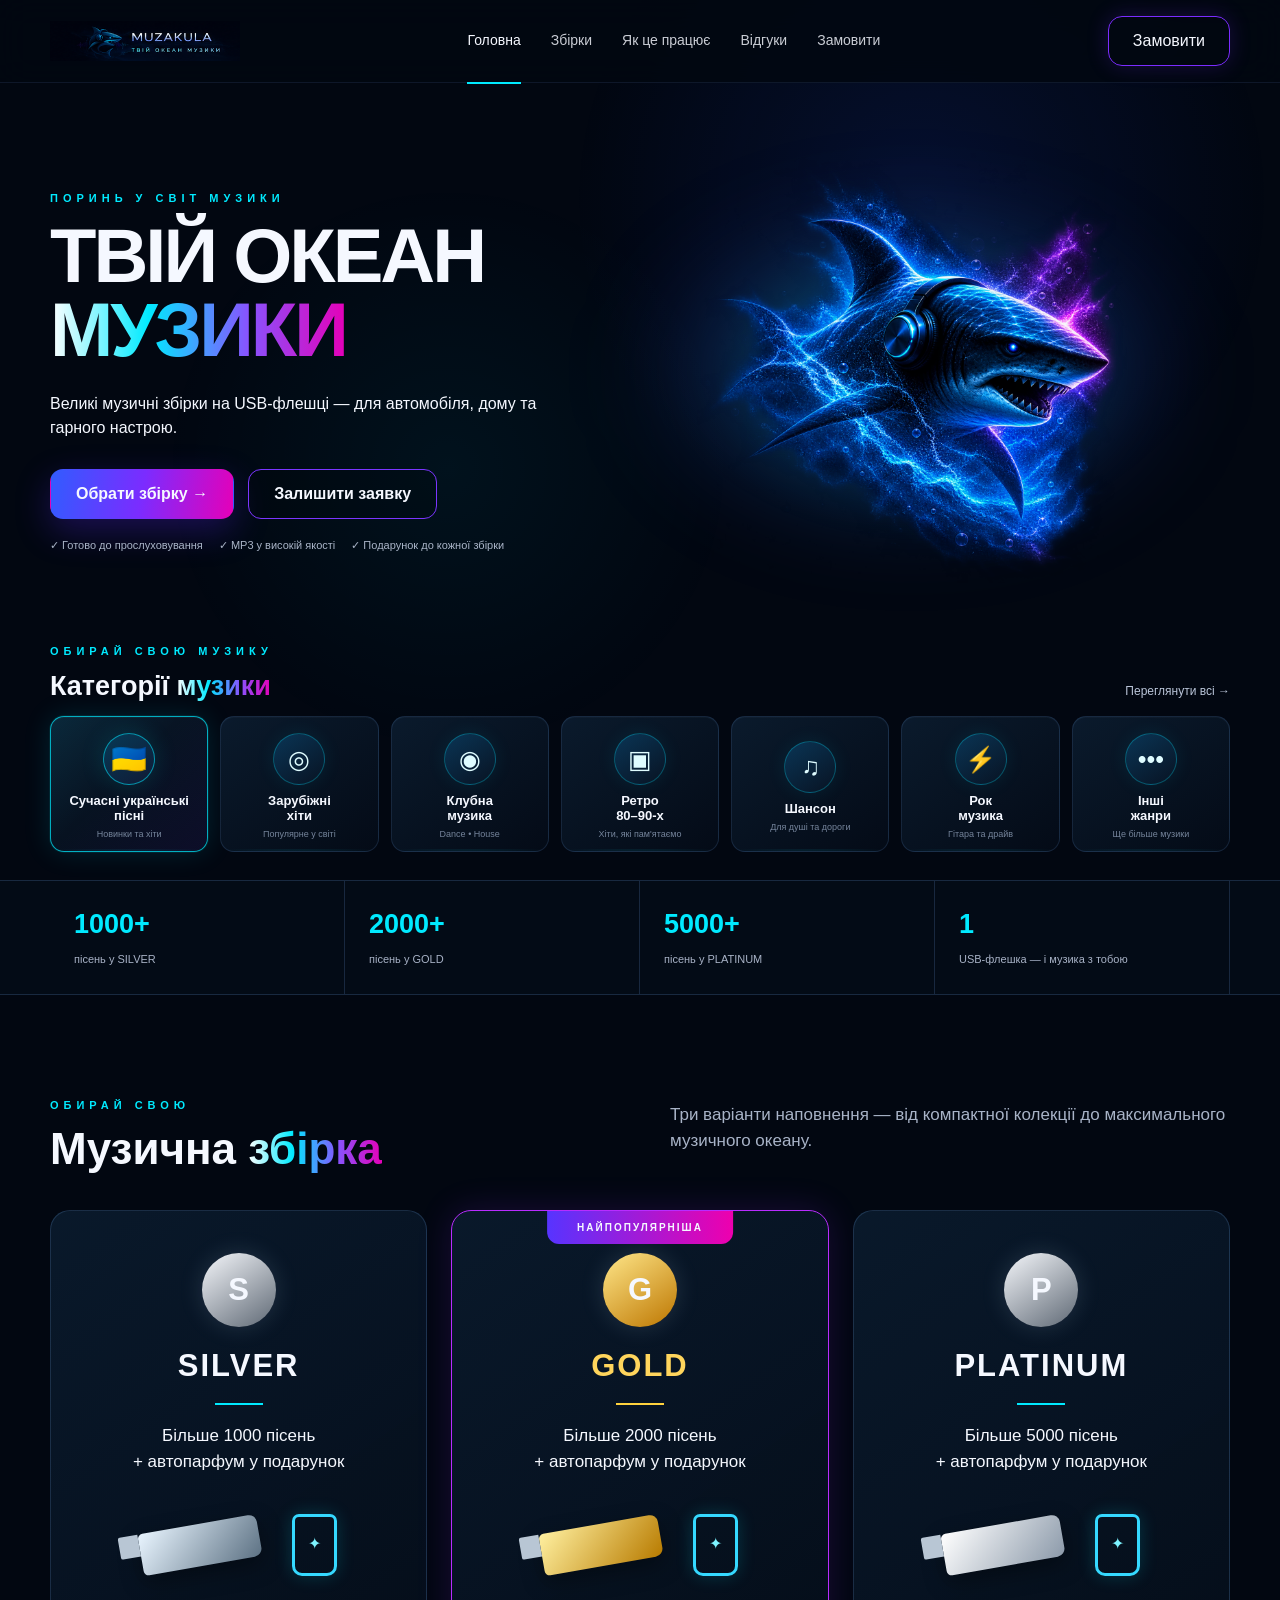
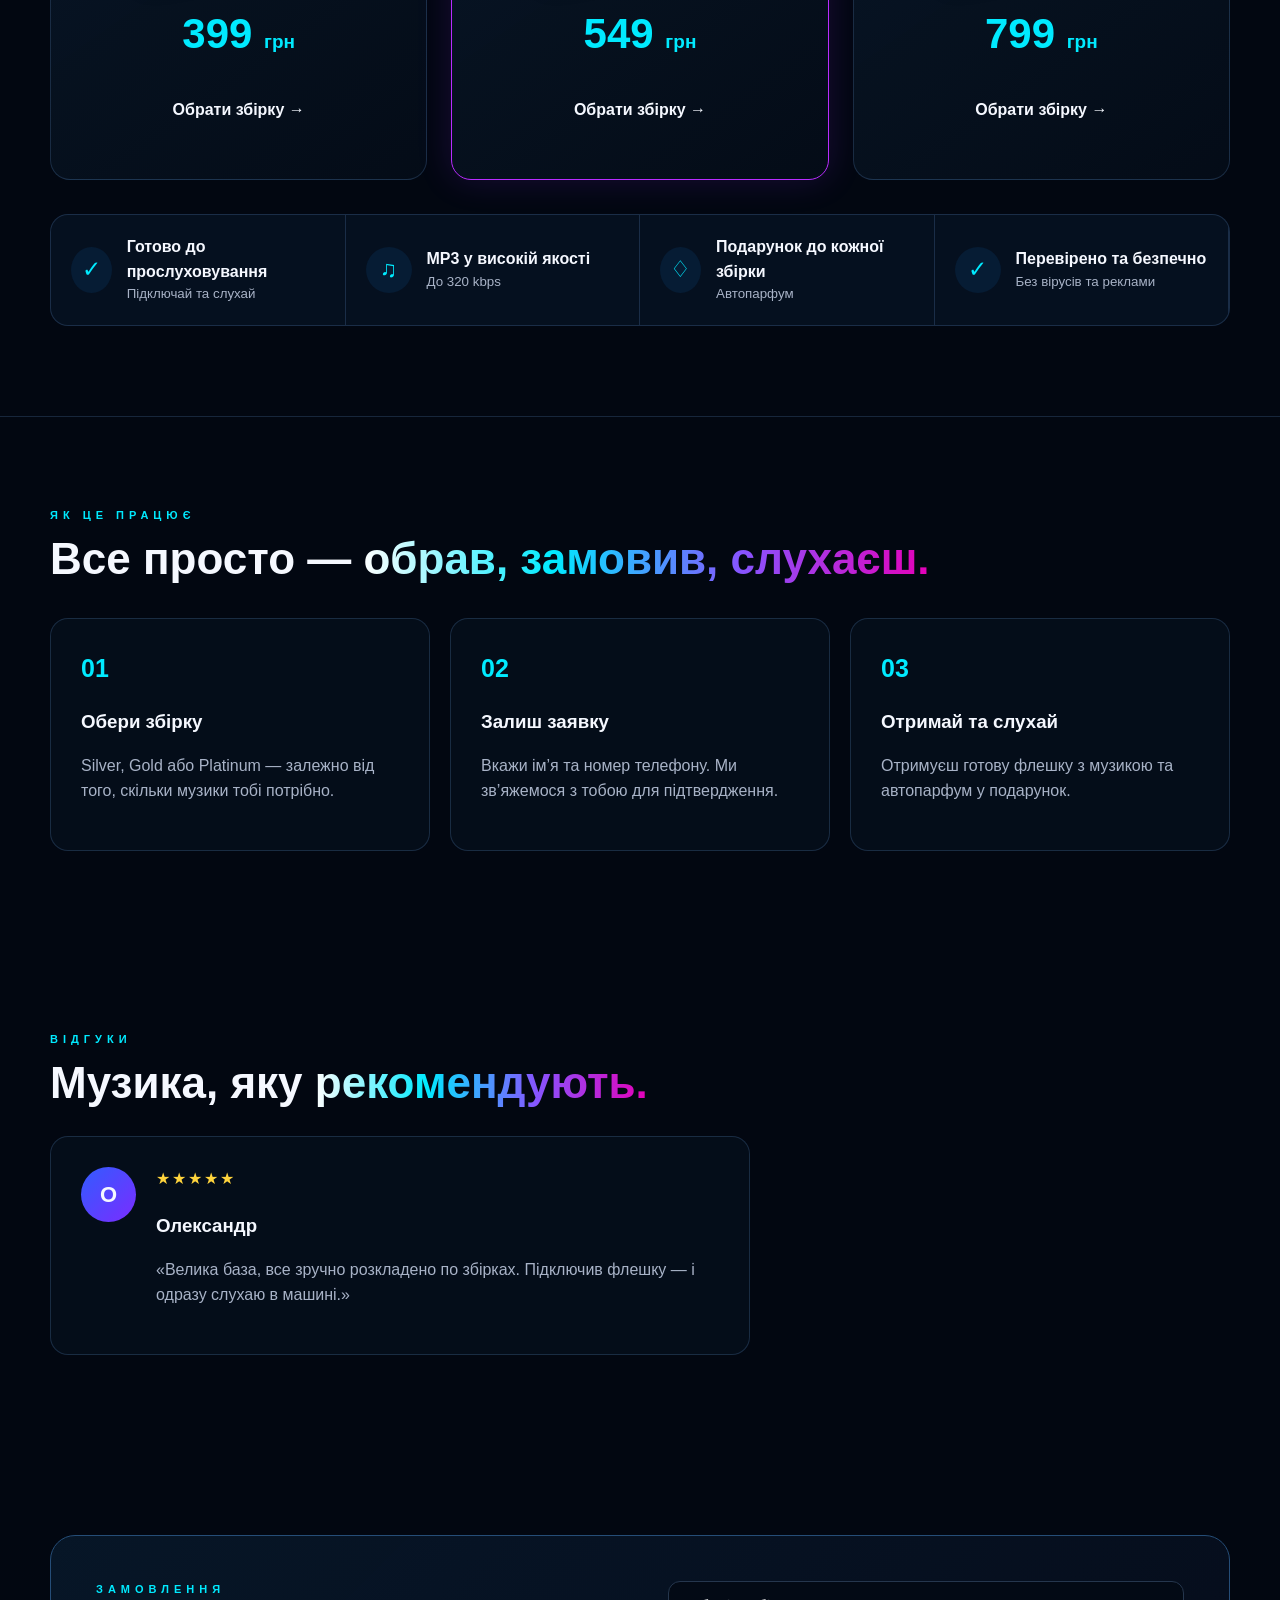
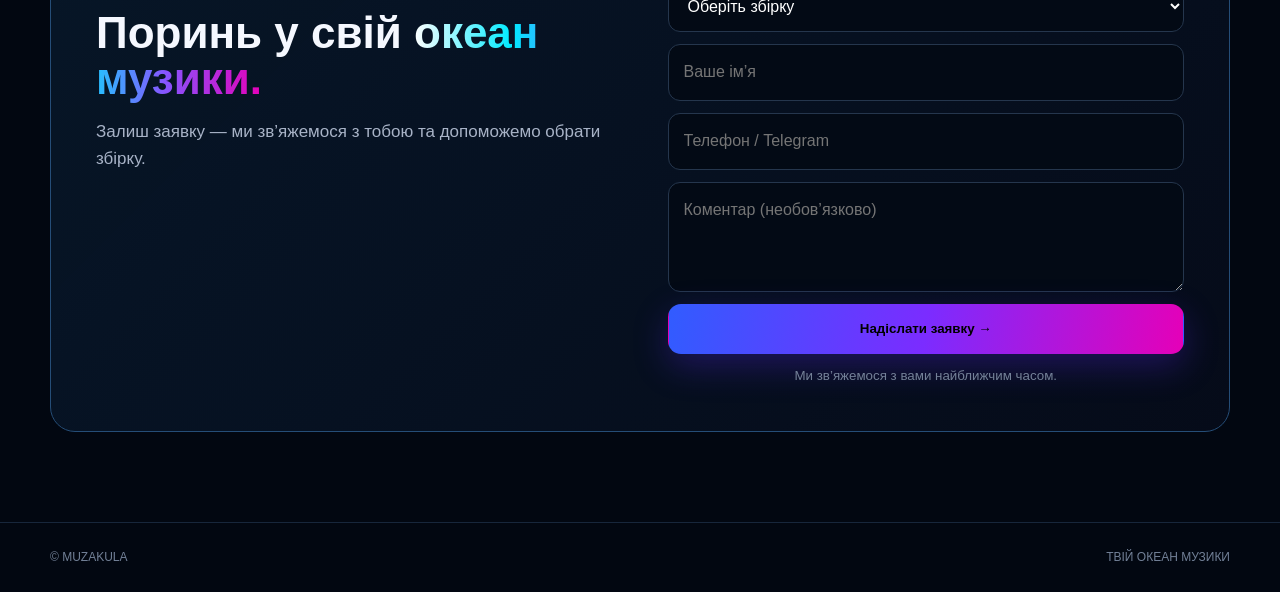
<file: MUZAKULA-main/index.html>
<!doctype html><html lang="uk"><head><meta charset="UTF-8"><meta name="viewport" content="width=device-width,initial-scale=1"><meta name="description" content="MUZAKULA — твій океан музики"><title>MUZAKULA — твій океан музики</title><link rel="stylesheet" href="style.css"></head><body>
<header class="header"><div class="container header-inner"><a class="brand" href="#home"><img src="assets/logo.png" alt="MUZAKULA"></a><nav class="nav"><a class="active" href="#home">Головна</a><a href="#collections">Збірки</a><a href="#how">Як це працює</a><a href="#reviews">Відгуки</a><a href="#order">Замовити</a></nav><a class="header-order" href="#order">Замовити</a></div></header>
<main><section id="home" class="hero"><div class="container hero-grid"><div><div class="eyebrow">ПОРИНЬ У СВІТ МУЗИКИ</div><h1>ТВІЙ ОКЕАН<br><span>МУЗИКИ</span></h1><p>Великі музичні збірки на USB-флешці — для автомобіля, дому та гарного настрою.</p><div class="hero-actions"><a class="btn primary" href="#collections">Обрати збірку →</a><a class="btn secondary" href="#order">Залишити заявку</a></div><div class="hero-points"><span>✓ Готово до прослуховування</span><span>✓ MP3 у високій якості</span><span>✓ Подарунок до кожної збірки</span></div></div><div class="hero-art"><img src="assets/hero-shark.png" alt="Акула MUZAKULA в океані музики"></div></div></section>
<section id="categories" class="categories-section"><div class="container"><div class="categories-head"><div><div class="eyebrow">ОБИРАЙ СВОЮ МУЗИКУ</div><h2>Категорії <span>музики</span></h2></div><a href="#collections" class="categories-all">Переглянути всі →</a></div>
<div class="category-strip">
<a class="category-card featured" href="#collections" data-category="Сучасні українські пісні"><div class="category-icon">🇺🇦</div><strong>Сучасні українські<br>пісні</strong><small>Новинки та хіти</small></a>
<a class="category-card" href="#collections" data-category="Зарубіжні хіти"><div class="category-icon">◎</div><strong>Зарубіжні<br>хіти</strong><small>Популярне у світі</small></a>
<a class="category-card" href="#collections" data-category="Клубна музика"><div class="category-icon">◉</div><strong>Клубна<br>музика</strong><small>Dance • House</small></a>
<a class="category-card" href="#collections" data-category="Ретро 80–90-х"><div class="category-icon">▣</div><strong>Ретро<br>80–90-х</strong><small>Хіти, які пам'ятаємо</small></a>
<a class="category-card" href="#collections" data-category="Шансон"><div class="category-icon">♫</div><strong>Шансон</strong><small>Для душі та дороги</small></a>
<a class="category-card" href="#collections" data-category="Рок музика"><div class="category-icon">⚡</div><strong>Рок<br>музика</strong><small>Гітара та драйв</small></a>
<a class="category-card" href="#collections" data-category="Інші жанри"><div class="category-icon">•••</div><strong>Інші<br>жанри</strong><small>Ще більше музики</small></a>
</div></div></section>
<section class="numbers"><div class="container numbers-grid"><div><strong>1000+</strong><span>пісень у SILVER</span></div><div><strong>2000+</strong><span>пісень у GOLD</span></div><div><strong>5000+</strong><span>пісень у PLATINUM</span></div><div><strong>1</strong><span>USB-флешка — і музика з тобою</span></div></div></section>
<section id="collections" class="section"><div class="container"><div class="section-head"><div><div class="eyebrow">ОБИРАЙ СВОЮ</div><h2>Музична <span>збірка</span></h2></div><p>Три варіанти наповнення — від компактної колекції до максимального музичного океану.</p></div><div class="cards">
<article class="card silver"><div class="medal">S</div><h3>SILVER</h3><div class="line"></div><p>Більше 1000 пісень<br>+ автопарфум у подарунок</p><div class="product-icons"><div class="usb usb-silver"></div><div class="perfume">✦</div></div><div class="price">399 <small>грн</small></div><a class="btn card-btn" href="#order" data-package="SILVER — 399 грн">Обрати збірку →</a></article>
<article class="card gold popular"><div class="popular-label">НАЙПОПУЛЯРНІША</div><div class="medal gold-medal">G</div><h3>GOLD</h3><div class="line"></div><p>Більше 2000 пісень<br>+ автопарфум у подарунок</p><div class="product-icons"><div class="usb usb-gold"></div><div class="perfume">✦</div></div><div class="price">549 <small>грн</small></div><a class="btn card-btn" href="#order" data-package="GOLD — 549 грн">Обрати збірку →</a></article>
<article class="card platinum"><div class="medal platinum-medal">P</div><h3>PLATINUM</h3><div class="line"></div><p>Більше 5000 пісень<br>+ автопарфум у подарунок</p><div class="product-icons"><div class="usb usb-platinum"></div><div class="perfume">✦</div></div><div class="price">799 <small>грн</small></div><a class="btn card-btn" href="#order" data-package="PLATINUM — 799 грн">Обрати збірку →</a></article></div>
<div class="benefits"><div><i>✓</i><span><b>Готово до прослуховування</b><small>Підключай та слухай</small></span></div><div><i>♫</i><span><b>MP3 у високій якості</b><small>До 320 kbps</small></span></div><div><i>♢</i><span><b>Подарунок до кожної збірки</b><small>Автопарфум</small></span></div><div><i>✓</i><span><b>Перевірено та безпечно</b><small>Без вірусів та реклами</small></span></div></div></div></section>
<section id="how" class="section how"><div class="container"><div class="eyebrow">ЯК ЦЕ ПРАЦЮЄ</div><h2>Все просто — <span>обрав, замовив, слухаєш.</span></h2><div class="steps"><div><b>01</b><h3>Обери збірку</h3><p>Silver, Gold або Platinum — залежно від того, скільки музики тобі потрібно.</p></div><div><b>02</b><h3>Залиш заявку</h3><p>Вкажи ім’я та номер телефону. Ми зв’яжемося з тобою для підтвердження.</p></div><div><b>03</b><h3>Отримай та слухай</h3><p>Отримуєш готову флешку з музикою та автопарфум у подарунок.</p></div></div></div></section>
<section id="reviews" class="section"><div class="container"><div class="eyebrow">ВІДГУКИ</div><h2>Музика, яку <span>рекомендують.</span></h2><div class="review-card"><div class="avatar">О</div><div><div class="stars">★★★★★</div><h3>Олександр</h3><p>«Велика база, все зручно розкладено по збірках. Підключив флешку — і одразу слухаю в машині.»</p></div></div></div></section>
<section id="order" class="section"><div class="container order-box"><div><div class="eyebrow">ЗАМОВЛЕННЯ</div><h2>Поринь у свій <span>океан музики.</span></h2><p>Залиш заявку — ми зв’яжемося з тобою та допоможемо обрати збірку.</p></div>
<form id="orderForm"><select id="package" required><option value="">Оберіть збірку</option><option value="SILVER — 399 грн">SILVER — 399 грн</option><option value="GOLD — 549 грн">GOLD — 549 грн</option><option value="PLATINUM — 799 грн">PLATINUM — 799 грн</option></select><input id="name" placeholder="Ваше ім’я" required><input id="phone" placeholder="Телефон / Telegram" required><textarea id="message" placeholder="Коментар (необов’язково)"></textarea><button class="btn primary" type="submit">Надіслати заявку →</button><small class="form-note">Ми зв’яжемося з вами найближчим часом.</small></form></div></section></main>
<footer><div class="container footer-inner"><span>© MUZAKULA</span><span>ТВІЙ ОКЕАН МУЗИКИ</span></div></footer>
<script>
document.addEventListener('DOMContentLoaded',()=>{
  document.querySelectorAll('a[href^="#"]').forEach(a=>a.addEventListener('click',e=>{
    const t=document.querySelector(a.getAttribute('href'));
    if(t){e.preventDefault();t.scrollIntoView({behavior:'smooth'});}
  }));

  document.querySelectorAll('[data-package]').forEach(b=>b.addEventListener('click',()=>{
    const p=document.querySelector('#package');
    if(p) p.value=b.dataset.package;
  }));

  const f=document.querySelector('#orderForm');
  if(!f)return;

  f.addEventListener('submit',async e=>{
    e.preventDefault();

    const packageName=document.querySelector('#package').value;
    const name=document.querySelector('#name').value.trim();
    const phone=document.querySelector('#phone').value.trim();
    const message=document.querySelector('#message').value.trim();

    if(!packageName||!name||!phone){
      alert('Будь ласка, заповніть збірку, ім’я та контакт.');
      return;
    }

    const fullMessage=`Збірка: ${packageName}${message ? '\nКоментар: '+message : ''}`;

    try{
      const response=await fetch('https://muzakula-orders.sylenkov.workers.dev/',{
        method:'POST',
        headers:{'Content-Type':'application/json'},
        body:JSON.stringify({
          name:name,
          phone:phone,
          message:fullMessage
        })
      });

      if(!response.ok)throw new Error('Request failed');

      alert(`Дякуємо, ${name}! Заявку отримано. Ми зв’яжемося з вами найближчим часом.`);
      f.reset();
    }catch(error){
      alert('Не вдалося надіслати заявку. Будь ласка, спробуйте ще раз.');
    }
  });
});
</script></body></html>
</file>
<file: MUZAKULA-main/style.css>
:root{--bg:#020711;--panel:#071426;--text:#f5f8ff;--muted:#a8b3c7;--cyan:#00eaff;--blue:#315cff;--purple:#7b2cff;--pink:#e500b8;--gold:#f2b632;--border:rgba(120,180,255,.18)}*{box-sizing:border-box}html{scroll-behavior:smooth}body{margin:0;background:var(--bg);color:var(--text);font-family:Inter,Arial,sans-serif;line-height:1.55}body:before{content:"";position:fixed;inset:0;pointer-events:none;background:radial-gradient(circle at 72% 22%,rgba(34,77,255,.13),transparent 30%),radial-gradient(circle at 35% 52%,rgba(0,234,255,.05),transparent 30%);z-index:-1}a{text-decoration:none;color:inherit}.container{width:min(1180px,calc(100% - 36px));margin:auto}.header{position:sticky;top:0;z-index:20;background:rgba(2,7,17,.86);backdrop-filter:blur(16px);border-bottom:1px solid rgba(130,180,255,.1)}.header-inner{height:82px;display:flex;align-items:center;gap:28px}.brand img{width:190px;max-height:58px;object-fit:contain;display:block}.nav{display:flex;gap:30px;margin:auto;font-size:14px}.nav a{opacity:.82;padding:30px 0;border-bottom:2px solid transparent}.nav a:hover,.nav a.active{opacity:1;border-bottom-color:var(--cyan)}.header-order{padding:12px 24px;border:1px solid var(--purple);border-radius:14px;box-shadow:0 0 22px rgba(123,44,255,.2)}.hero{padding:70px 0 42px;overflow:hidden}.hero-grid{display:grid;grid-template-columns:1fr 1.25fr;align-items:center;gap:34px}.eyebrow{font-size:11px;letter-spacing:5px;font-weight:800;color:var(--cyan);margin-bottom:12px}h1{font-size:clamp(48px,6vw,76px);line-height:.98;margin:0 0 24px;font-weight:900;letter-spacing:-3px}h1 span,h2 span{background:linear-gradient(90deg,#fff,var(--cyan),#8754ff,var(--pink));-webkit-background-clip:text;background-clip:text;color:transparent}.hero-copy>p,.section-head>p,.order-box>div p{max-width:560px;color:var(--muted);font-size:17px}.hero-actions{display:flex;gap:14px;margin:28px 0 18px}.btn{display:inline-flex;align-items:center;justify-content:center;min-height:50px;padding:0 25px;border-radius:13px;font-weight:800;border:1px solid transparent;cursor:pointer;transition:.25s}.btn:hover{transform:translateY(-2px)}.primary{background:linear-gradient(100deg,var(--blue),var(--purple),var(--pink));box-shadow:0 12px 35px rgba(95,39,255,.28)}.secondary{border-color:#7b35ff;background:rgba(0,0,0,.15)}.hero-points{display:flex;flex-wrap:wrap;gap:16px;color:#aab5c8;font-size:11px}
.hero-art{
    position:relative;
}

.hero-art::before{
     content:"";
    position:absolute;
    width:85%;
    height:75%;
    left:7.5%;
    top:12%;
    background:radial-gradient(
        ellipse,
        rgba(21,76,255,.65) 0%,
        rgba(0,234,255,.32) 30%,
        rgba(49,92,255,.16) 50%,
        transparent 75%
    );
    filter:blur(45px);
    z-index:0;
}

.hero-art img{
    position:relative;
    z-index:1;
    width:100%;
    max-height:430px;
    object-fit:contain;
    border-radius:0;
    box-shadow:none;
}
.categories-section{padding:10px 0 28px;position:relative}
.categories-head{display:flex;justify-content:space-between;align-items:end;gap:20px;margin-bottom:16px}
.categories-head h2{font-size:27px;line-height:1.05;margin:0}
.categories-head h2 span{background:linear-gradient(90deg,#fff,var(--cyan),#8754ff,var(--pink));-webkit-background-clip:text;background-clip:text;color:transparent}
.categories-all{font-size:12px;color:#b9c4d8;white-space:nowrap;transition:.2s}
.categories-all:hover{color:var(--cyan)}
.category-strip{display:grid;grid-template-columns:repeat(7,1fr);gap:12px}
.category-card{position:relative;min-height:132px;padding:16px 10px 12px;border:1px solid rgba(120,180,255,.15);border-radius:14px;background:
linear-gradient(145deg,rgba(11,28,47,.94),rgba(4,11,23,.98));
display:flex;flex-direction:column;align-items:center;justify-content:center;text-align:center;overflow:hidden;transition:.25s;box-shadow:inset 0 1px 0 rgba(255,255,255,.025)}
.category-card:before{content:"";position:absolute;inset:auto -30% -65% -30%;height:90px;background:radial-gradient(circle,rgba(0,234,255,.14),transparent 65%);pointer-events:none}
.category-card:hover{transform:translateY(-3px);border-color:rgba(0,234,255,.55);box-shadow:0 10px 28px rgba(0,180,255,.08)}
.category-card.featured{border-color:rgba(0,234,255,.72);box-shadow:0 0 0 1px rgba(0,234,255,.08),0 0 28px rgba(0,234,255,.13),inset 0 1px 0 rgba(255,255,255,.04)}
.category-card.featured:after{content:"";position:absolute;inset:0;border-radius:14px;background:linear-gradient(135deg,rgba(0,234,255,.07),transparent 45%,rgba(123,44,255,.08));pointer-events:none}
.category-icon{width:52px;height:52px;border-radius:50%;display:grid;place-items:center;margin-bottom:9px;font-size:25px;color:#dffcff;background:linear-gradient(145deg,#0a3555,#081323);border:1px solid rgba(0,234,255,.28);box-shadow:0 0 20px rgba(0,234,255,.08);position:relative;z-index:1}
.featured .category-icon{font-size:29px;background:linear-gradient(145deg,#073a56,#101a35);border-color:rgba(0,234,255,.55);box-shadow:0 0 24px rgba(0,234,255,.15)}
.category-card strong{font-size:13px;line-height:1.15;position:relative;z-index:1}
.category-card small{margin-top:5px;color:#75849b;font-size:9px;line-height:1.15;position:relative;z-index:1}
.numbers{border-top:1px solid var(--border);border-bottom:1px solid var(--border);background:rgba(5,13,25,.7)}.numbers-grid{display:grid;grid-template-columns:repeat(4,1fr)}.numbers-grid>div{padding:23px 24px;border-right:1px solid var(--border)}.numbers strong{display:block;font-size:27px;color:var(--cyan)}.numbers span{font-size:11px;color:var(--muted)}.section{padding:90px 0}.section-head{display:flex;justify-content:space-between;align-items:end;gap:30px;margin-bottom:38px}.section-head h2,h2{font-size:44px;line-height:1.05;margin:0;font-weight:900}.cards{display:grid;grid-template-columns:repeat(3,1fr);gap:24px}.card{position:relative;text-align:center;padding:42px 30px 28px;min-height:570px;border:1px solid var(--border);border-radius:20px;background:linear-gradient(145deg,rgba(10,27,45,.92),rgba(4,12,24,.96));overflow:hidden}.card.gold{border-color:#b82cff;box-shadow:0 0 35px rgba(157,42,255,.16)}.popular-label{position:absolute;top:0;left:50%;transform:translateX(-50%);padding:9px 30px;background:linear-gradient(90deg,#5734ff,#ee00ae);border-radius:0 0 12px 12px;font-size:10px;font-weight:900;letter-spacing:2px}.medal{width:74px;height:74px;margin:0 auto 15px;border-radius:50%;display:grid;place-items:center;font-size:31px;font-weight:900;background:linear-gradient(145deg,#f5f7fb,#5e6874);box-shadow:0 0 25px rgba(190,220,255,.15)}.gold-medal{background:linear-gradient(145deg,#ffe78a,#bd7600)}.card h3{font-size:31px;letter-spacing:2px;margin:0}.gold h3{color:#ffd55c}.line{width:48px;height:2px;background:var(--cyan);margin:13px auto 18px}.gold .line{background:#ffd23d}.card p{font-size:17px;min-height:55px}.product-icons{height:100px;display:flex;justify-content:center;align-items:center;gap:32px}.usb{width:120px;height:42px;border-radius:5px 8px 8px 5px;transform:rotate(-10deg);position:relative;box-shadow:0 8px 22px rgba(0,0,0,.35)}.usb:before{content:"";position:absolute;left:-20px;width:20px;height:22px;border-radius:2px 0 0 2px;background:#b8c6d4}.usb-silver{background:linear-gradient(135deg,#e9f5ff,#5d7284)}.usb-gold{background:linear-gradient(135deg,#fff0a0,#b87b00)}.usb-platinum{background:linear-gradient(135deg,#fff,#8c9aaa)}.perfume{width:45px;height:62px;border:3px solid #35d9ff;border-radius:7px 7px 10px 10px;color:#7df3ff;display:grid;place-items:center;box-shadow:0 0 18px rgba(0,234,255,.18)}.price{font-size:42px;font-weight:900;color:var(--cyan);margin:6px 0 20px}.price small{font-size:19px;font-weight:600}.card-btn{width:100%}.benefits{margin-top:34px;display:grid;grid-template-columns:repeat(4,1fr);border:1px solid var(--border);border-radius:18px;background:rgba(8,21,37,.7);overflow:hidden}.benefits>div{display:flex;gap:15px;align-items:center;padding:20px;border-right:1px solid var(--border)}.benefits i{width:46px;height:46px;border-radius:50%;display:grid;place-items:center;background:#061c34;color:var(--cyan);font-style:normal;font-size:23px}.benefits b,.benefits small{display:block}.benefits small{color:var(--muted)}.how{border-top:1px solid var(--border)}.steps{display:grid;grid-template-columns:repeat(3,1fr);gap:20px;margin-top:36px}.steps>div,.review-card{padding:30px;border:1px solid var(--border);border-radius:18px;background:rgba(7,18,31,.65)}.steps b{color:var(--cyan);font-size:25px}.steps p,.review-card p{color:var(--muted)}.review-card{display:flex;gap:20px;max-width:700px;margin-top:30px}.avatar{width:55px;height:55px;flex:none;border-radius:50%;display:grid;place-items:center;background:linear-gradient(135deg,var(--blue),var(--purple));font-weight:900;font-size:22px}.stars{color:#ffd43d;letter-spacing:2px}.order-box{display:grid;grid-template-columns:1fr 1fr;gap:55px;padding:45px;border:1px solid #254d77;border-radius:25px;background:linear-gradient(135deg,rgba(7,23,41,.95),rgba(6,12,26,.92))}form{display:grid;gap:12px}input,select,textarea{width:100%;background:#030a15;border:1px solid #25364d;color:#fff;border-radius:12px;padding:15px;font:inherit;outline:none}textarea{min-height:110px;resize:vertical}.form-note{text-align:center;color:#748198}footer{border-top:1px solid var(--border);padding:25px 0;color:#728097;font-size:12px}.footer-inner{display:flex;justify-content:space-between}@media(max-width:900px){.nav{gap:15px}.hero-grid,.order-box{grid-template-columns:1fr}.cards{grid-template-columns:1fr}.benefits,.numbers-grid,.steps{grid-template-columns:1fr 1fr}}@media(max-width:650px){.container{width:calc(100% - 24px)}.categories-section{padding-top:4px}.categories-head{align-items:center}.categories-head h2{font-size:24px}.category-strip{display:flex;overflow-x:auto;gap:10px;padding:2px 2px 10px;scroll-snap-type:x mandatory;-webkit-overflow-scrolling:touch}.category-strip::-webkit-scrollbar{height:4px}.category-strip::-webkit-scrollbar-thumb{background:rgba(0,234,255,.25);border-radius:10px}.category-card{flex:0 0 142px;min-height:132px;scroll-snap-align:start}.header-inner{height:70px}.brand img{width:150px}.nav{display:none}.header-order{margin-left:auto;padding:10px 15px;font-size:12px}.hero{padding-top:45px}.hero-grid{gap:25px}.hero-art{order:-1}
.hero-art img{max-height:270px}h1{font-size:48px;letter-spacing:-2px}.hero-actions{flex-direction:column}.hero-actions .btn{width:100%}.numbers-grid,.benefits,.steps{grid-template-columns:1fr}.numbers-grid>div{border-right:0;border-bottom:1px solid var(--border)}.section{padding:65px 0}.section-head{display:block}.section-head h2,h2{font-size:35px}.cards{gap:16px}.card{padding:36px 22px;min-height:0}.order-box{padding:28px 20px}.footer-inner{display:block}}
</file>
